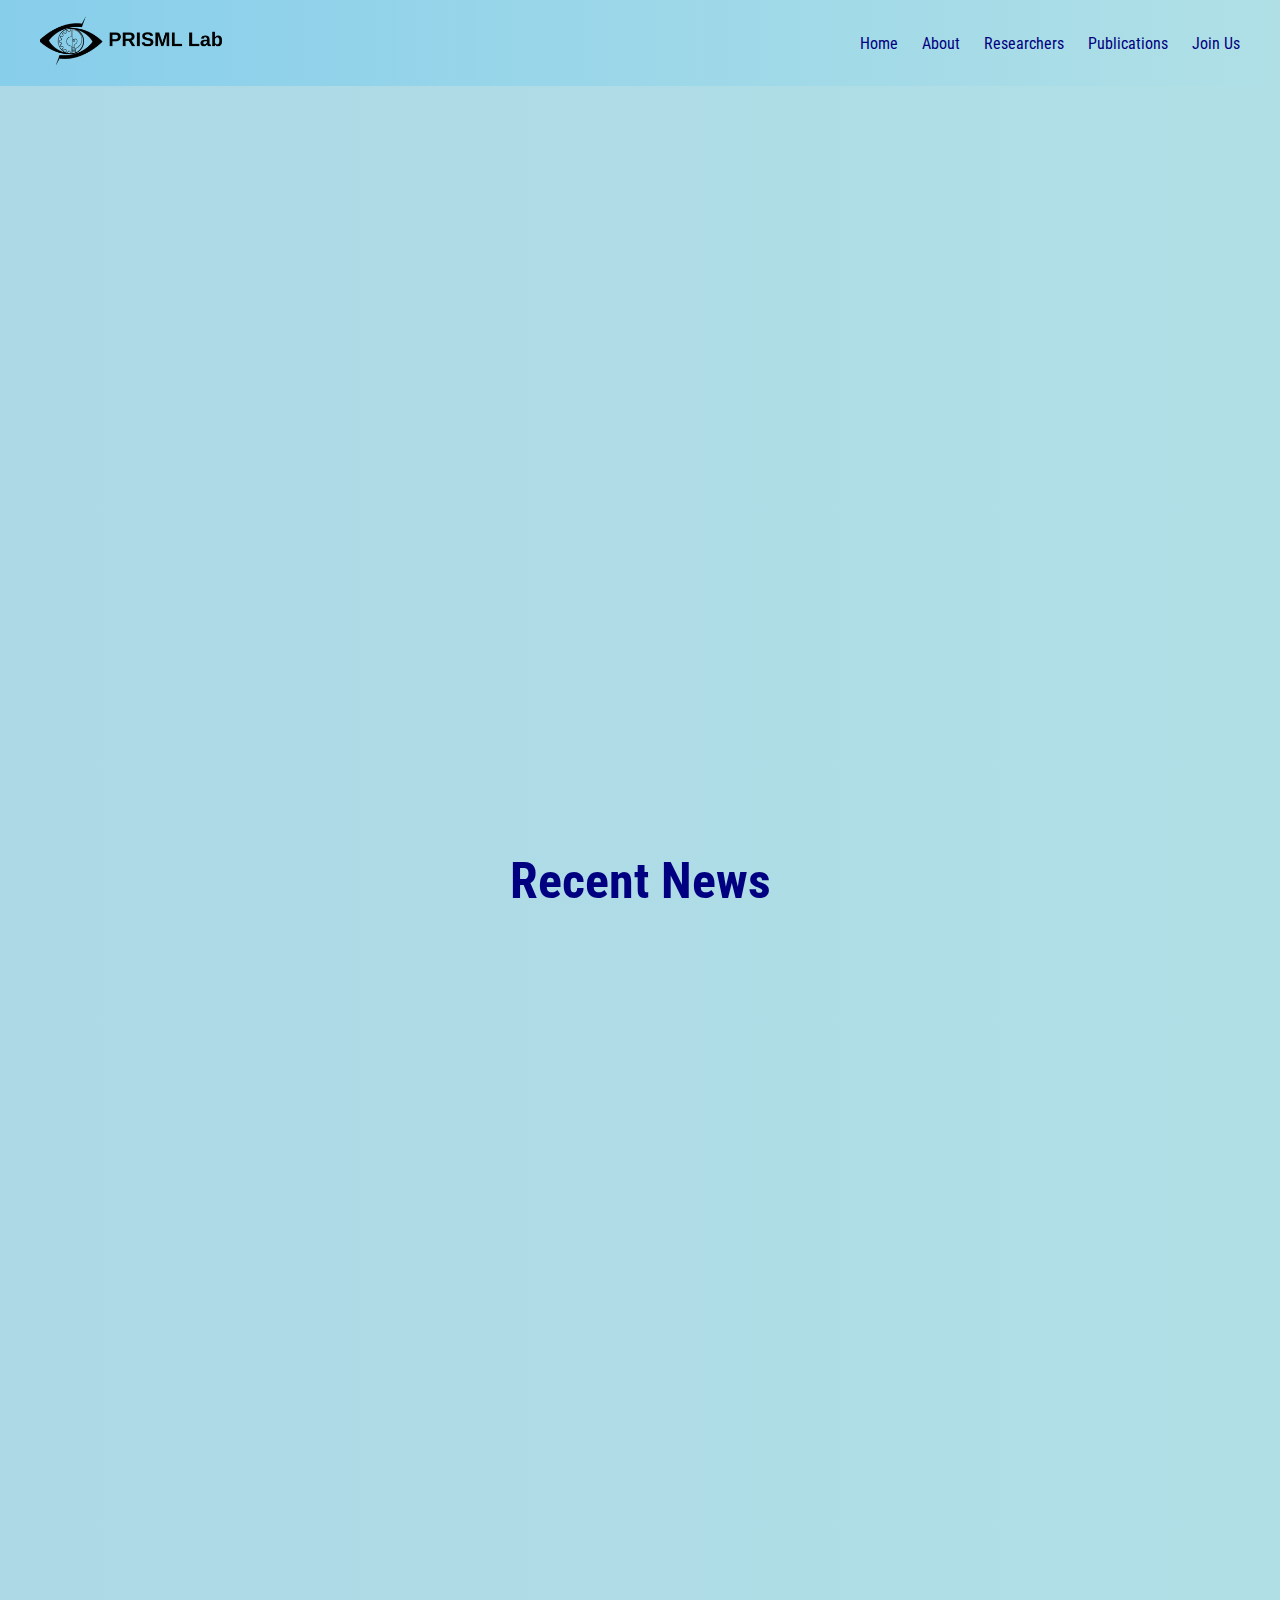
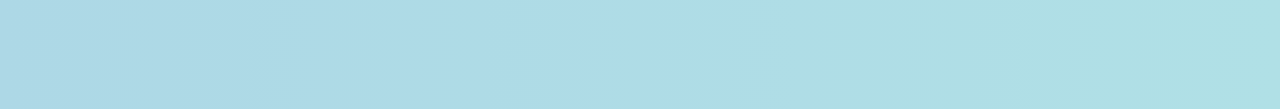
<file: index.html>
<!DOCTYPE html>
<html lang="en">
<head>
  <meta charset="UTF-8">
  <meta name="viewport" content="width=device-width, initial-scale=1.0">
  <title>PRISML Lab</title>
  <style>
    @import url('https://fonts.googleapis.com/css2?family=Roboto+Condensed:ital,wght@0,100..900;1,100..900&display=swap');
    </style>
    
  <link rel="stylesheet" href="./home/style.css">
  <link rel="stylesheet" href="https://cdnjs.cloudflare.com/ajax/libs/font-awesome/5.15.3/css/all.min.css">
</head>
<body>
  <header class="header">
    <div class="container">
      <div class="header-content">
        <a href="index.html" class="logo">
          <img src="./resources/logo.png" alt="PRISML Lab">
        </a>
        <nav class="main-nav">
          <ul>
            <li><a href="./index.html">Home</a></li>
            <li><a href="./about/index.html">About</a></li>
            <li><a href="./members/index.html">Researchers</a></li>
            <li><a href="./publications/index.html">Publications</a></li>
            <li><a href="./join/index.html">Join Us</a></li>
          </ul>
        </nav>
        <button class="mobile-toggle">
          <span class="icon-bar"></span>
          <span class="icon-bar"></span>
          <span class="icon-bar"></span>
        </button>
      </div>
    </div>
  </header>
  
  <nav class="side-nav">
    <ul>
      <li><a href="./index.html">Home</a></li>
      <li><a href="./about/index.html">About</a></li>
      <li><a href="./members/index.html">Researchers</a></li>
      <li><a href="./publications/index.html">Publications</a></li>
      <li><a href="./join/index.html">Join Us</a></li>
    </ul>
  </nav>

  
    <section class="banner">
      <div class="banner-content">
        <h1>Welcome to PRISML Lab</h1>
        <p>Perception and Research in Intelligent Systems and Machine Learning</p>
        <button class="btn">Learn More</button>
      </div>
    </section>

    <section class="recent-news">
      <div class="container">
        <h2 style="text-align: center; font-size: 50px; color: #000080;">Recent News</h2>
        <div class="news-grid">
          <!-- News articles will be dynamically rendered here -->
          
        </div>
      </div>
    </section>
  

  <footer class="footer">
    <div class="container">
      <div class="footer-content">
        <div class="footer-info">
          <p>Email: info@prismllab.com</p>
          <p>WhatsApp: +1 (123) 456-7890</p>
          <p>&copy; 2023 PRISML Lab. All rights reserved.</p>
        </div>
        <div class="social-icons">
          <a href="#" class="social-icon">
            <i class="fab fa-facebook-f"></i>
          </a>
          <a href="#" class="social-icon">
            <i class="fab fa-twitter"></i>
          </a>
          <a href="#" class="social-icon">
            <i class="fab fa-instagram"></i>
          </a>
          <a href="#" class="social-icon">
            <i class="fab fa-linkedin-in"></i>
          </a>
        </div>
      </div>
    </div>
  </footer>

  <script src="./home/script.js"></script>
</body>
</html>
</file>
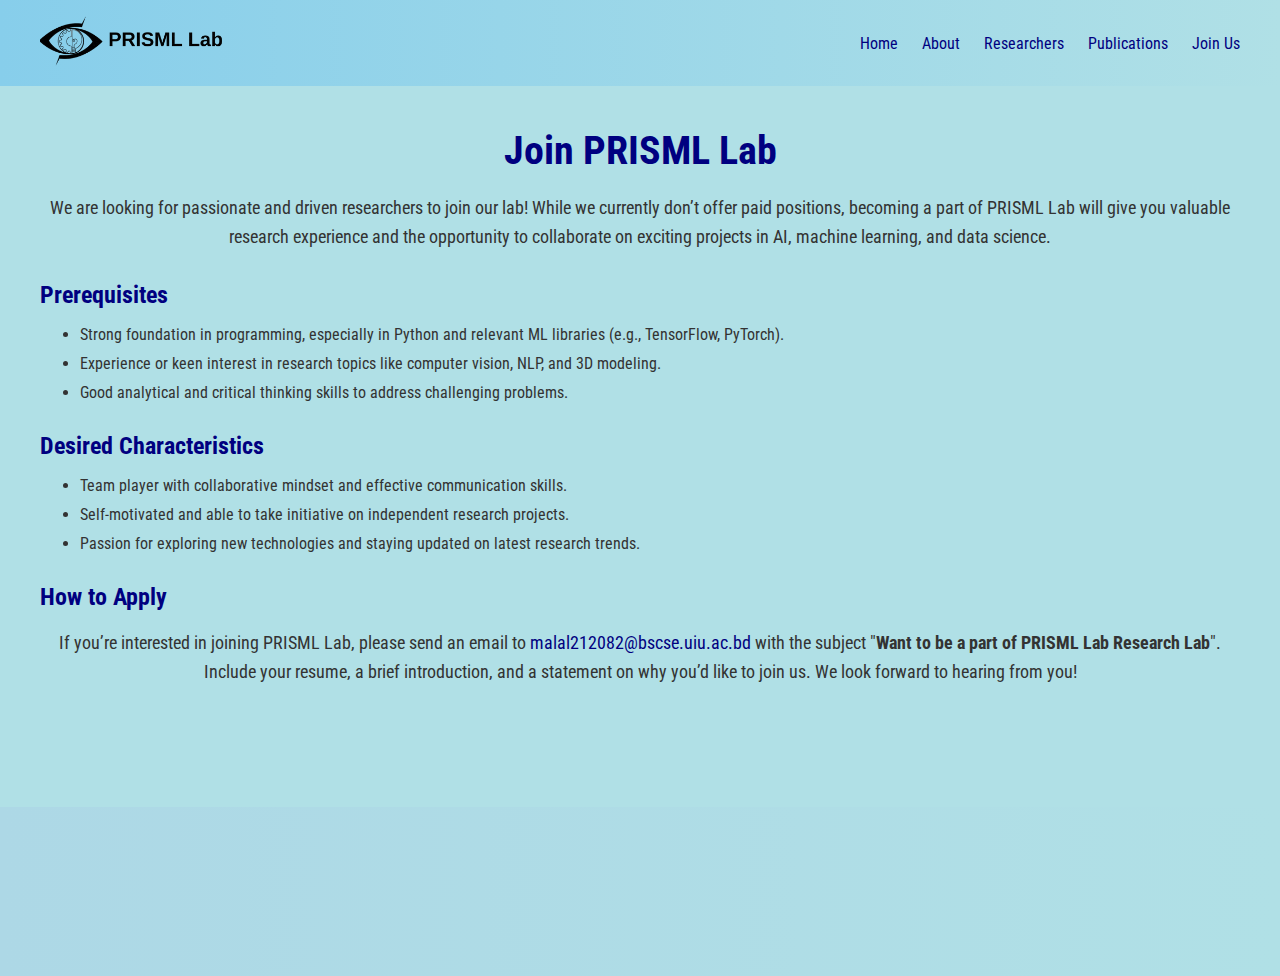
<file: join/index.html>
<!DOCTYPE html>
<html lang="en">
  <head>
    <meta charset="UTF-8">
    <meta name="viewport" content="width=device-width, initial-scale=1.0">
    <title>PRISML Lab</title>
    <style>
      @import url('https://fonts.googleapis.com/css2?family=Roboto+Condensed:ital,wght@0,100..900;1,100..900&display=swap');
      </style>
      
    <link rel="stylesheet" href="style.css">
    <link rel="stylesheet" href="https://cdnjs.cloudflare.com/ajax/libs/font-awesome/5.15.3/css/all.min.css">
  </head>
<body>
  <header class="header">
    <div class="container">
      <div class="header-content">
        <a href="../index.html" class="logo">
          <img src="../resources/logo.png" alt="PRISML Lab">
        </a>
        <nav class="main-nav">
          <ul>
            <li><a href="../index.html">Home</a></li>
            <li><a href="../about/index.html">About</a></li>
            <li><a href="../members/index.html">Researchers</a></li>
            <li><a href="../publications/index.html">Publications</a></li>
            <li><a href="./index.html">Join Us</a></li>
          </ul>
        </nav>
        <button class="mobile-toggle">
          <span class="icon-bar"></span>
          <span class="icon-bar"></span>
          <span class="icon-bar"></span>
        </button>
      </div>
    </div>
  </header>
  
  <nav class="side-nav">
    <ul>
      <li><a href="../index.html">Home</a></li>
      <li><a href="../about/index.html">About</a></li>
      <li><a href="../members/index.html">Researchers</a></li>
      <li><a href="../publications/index.html">Publications</a></li>
      <li><a href="./index.html">Join Us</a></li>
    </ul>
  </nav>

  <section class="join-us">
    <div class="container">
      <h1>Join PRISML Lab</h1>
      <p>We are looking for passionate and driven researchers to join our lab! While we currently don’t offer paid positions, becoming a part of PRISML Lab will give you valuable research experience and the opportunity to collaborate on exciting projects in AI, machine learning, and data science.</p>
      
      <h2>Prerequisites</h2>
      <ul>
        <li>Strong foundation in programming, especially in Python and relevant ML libraries (e.g., TensorFlow, PyTorch).</li>
        <li>Experience or keen interest in research topics like computer vision, NLP, and 3D modeling.</li>
        <li>Good analytical and critical thinking skills to address challenging problems.</li>
      </ul>

      <h2>Desired Characteristics</h2>
      <ul>
        <li>Team player with collaborative mindset and effective communication skills.</li>
        <li>Self-motivated and able to take initiative on independent research projects.</li>
        <li>Passion for exploring new technologies and staying updated on latest research trends.</li>
      </ul>

      <h2>How to Apply</h2>
      <p>If you’re interested in joining PRISML Lab, please send an email to <a href="mailto:malal212082@bscse.uiu.ac.bd">malal212082@bscse.uiu.ac.bd</a> with the subject "<strong>Want to be a part of PRISML Lab Research Lab</strong>". Include your resume, a brief introduction, and a statement on why you’d like to join us. We look forward to hearing from you!</p>
    </div>
  </section>

  <footer class="footer">
    <div class="container">
      <div class="footer-content">
        <div class="footer-info">
          <p>Email: info@prismllab.com</p>
          <p>WhatsApp: +1 (123) 456-7890</p>
          <p>&copy; 2023 PRISML Lab. All rights reserved.</p>
        </div>
        <div class="social-icons">
          <a href="#" class="social-icon">
            <i class="fab fa-facebook-f"></i>
          </a>
          <a href="#" class="social-icon">
            <i class="fab fa-twitter"></i>
          </a>
          <a href="#" class="social-icon">
            <i class="fab fa-instagram"></i>
          </a>
          <a href="#" class="social-icon">
            <i class="fab fa-linkedin-in"></i>
          </a>
        </div>
      </div>
    </div>
  </footer>

</body>
<script src="script.js"></script>
</html>
</file>
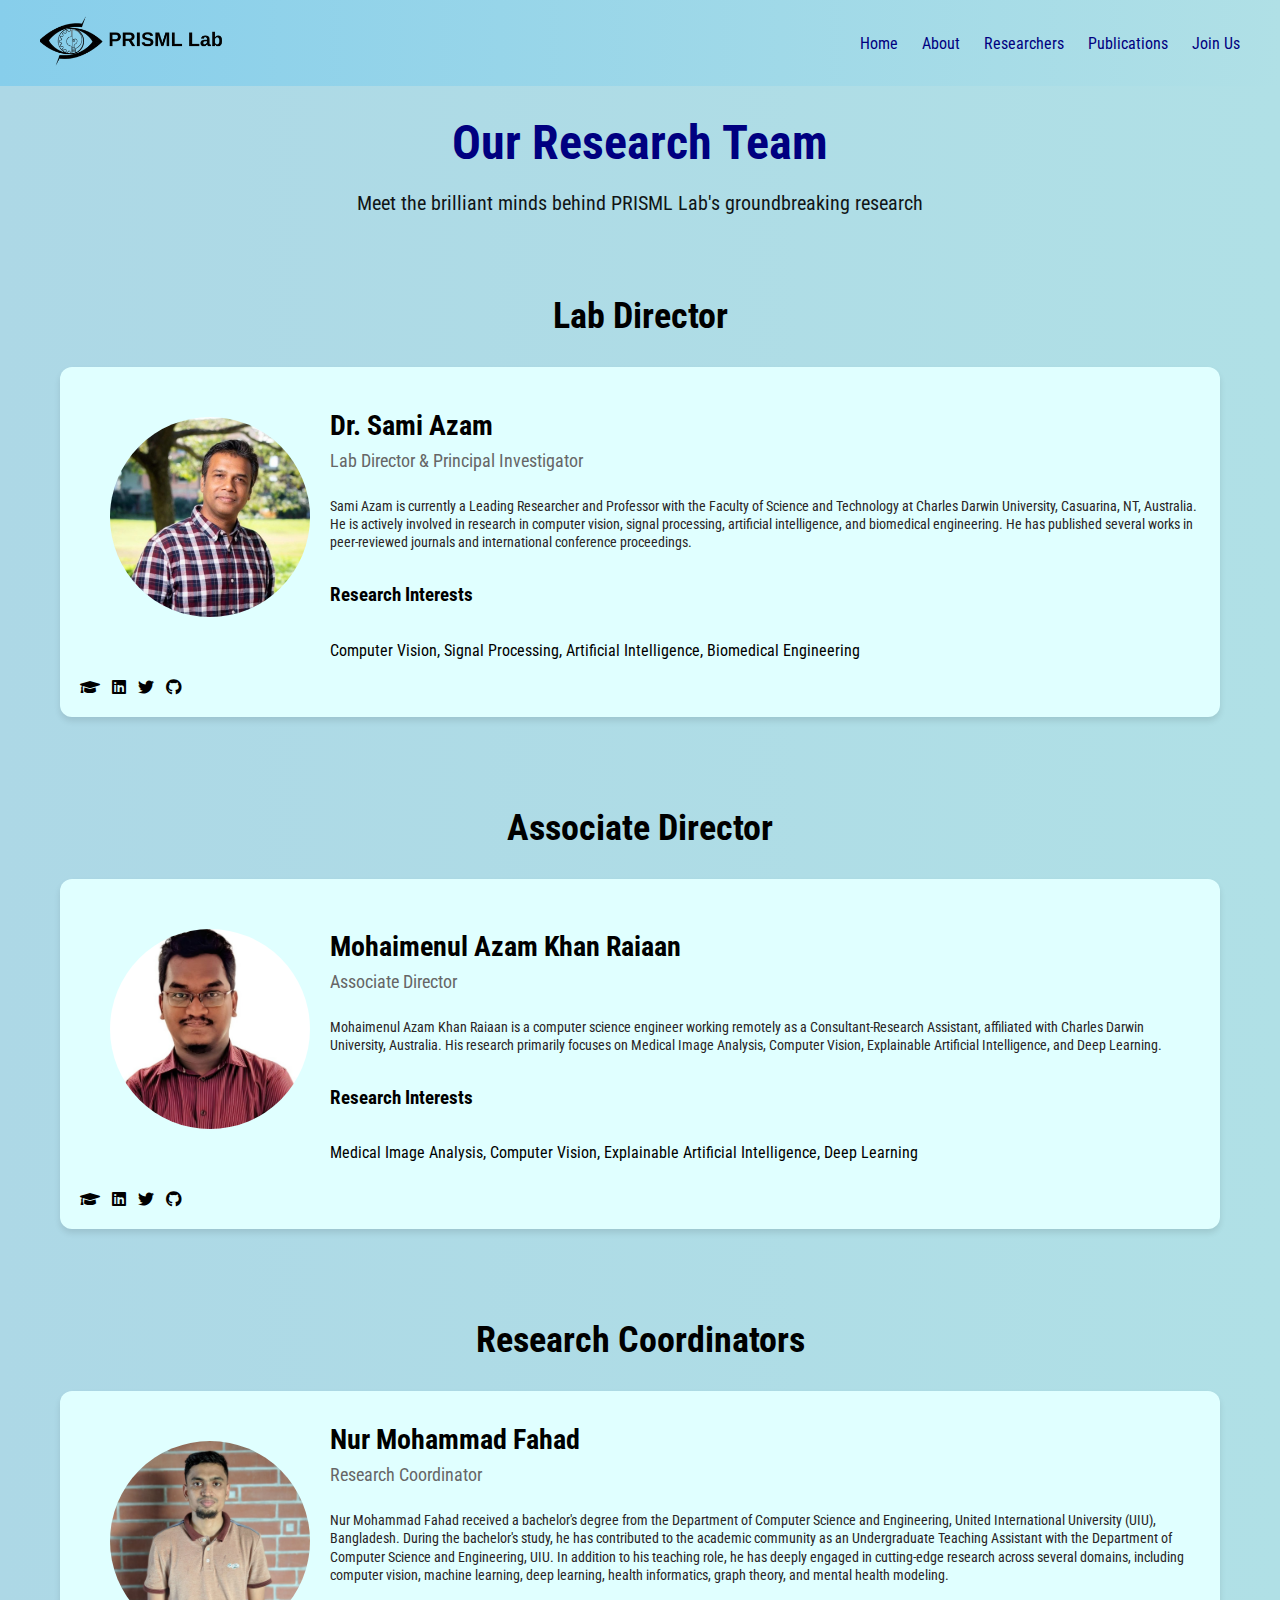
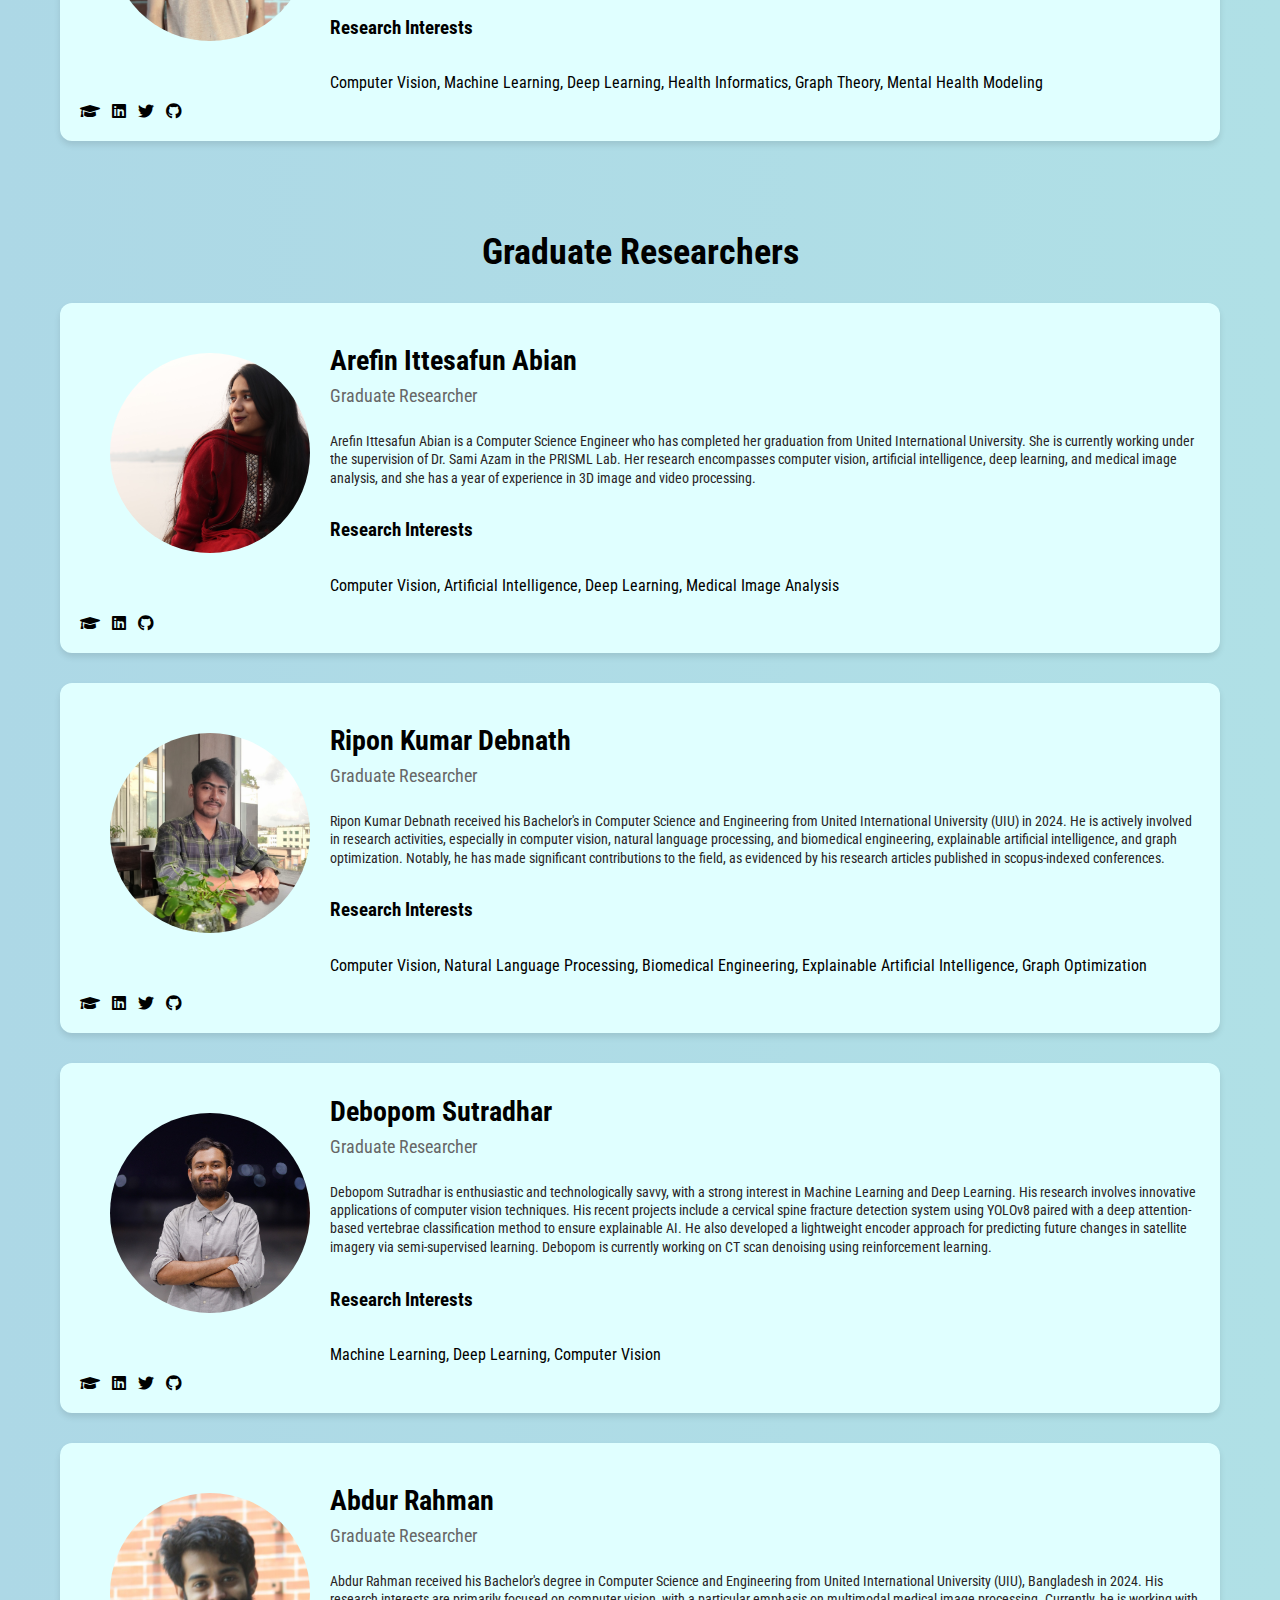
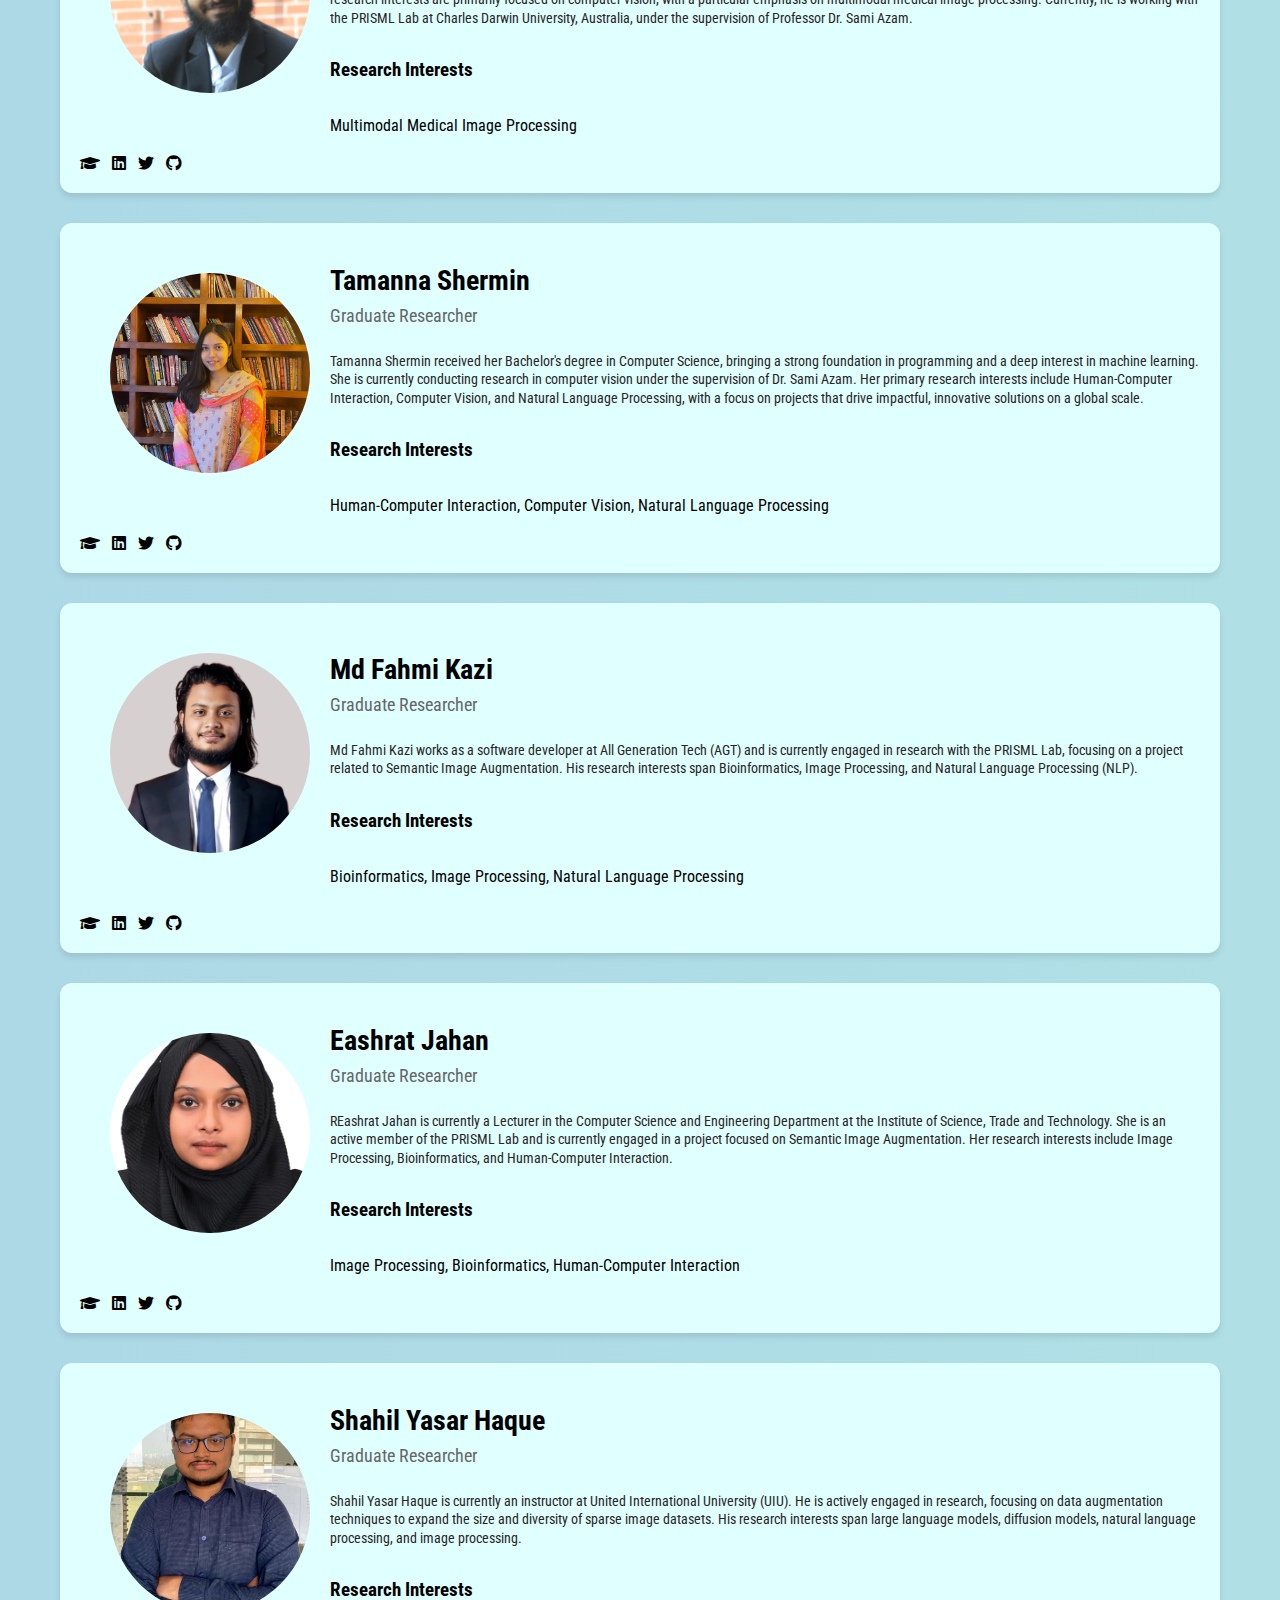
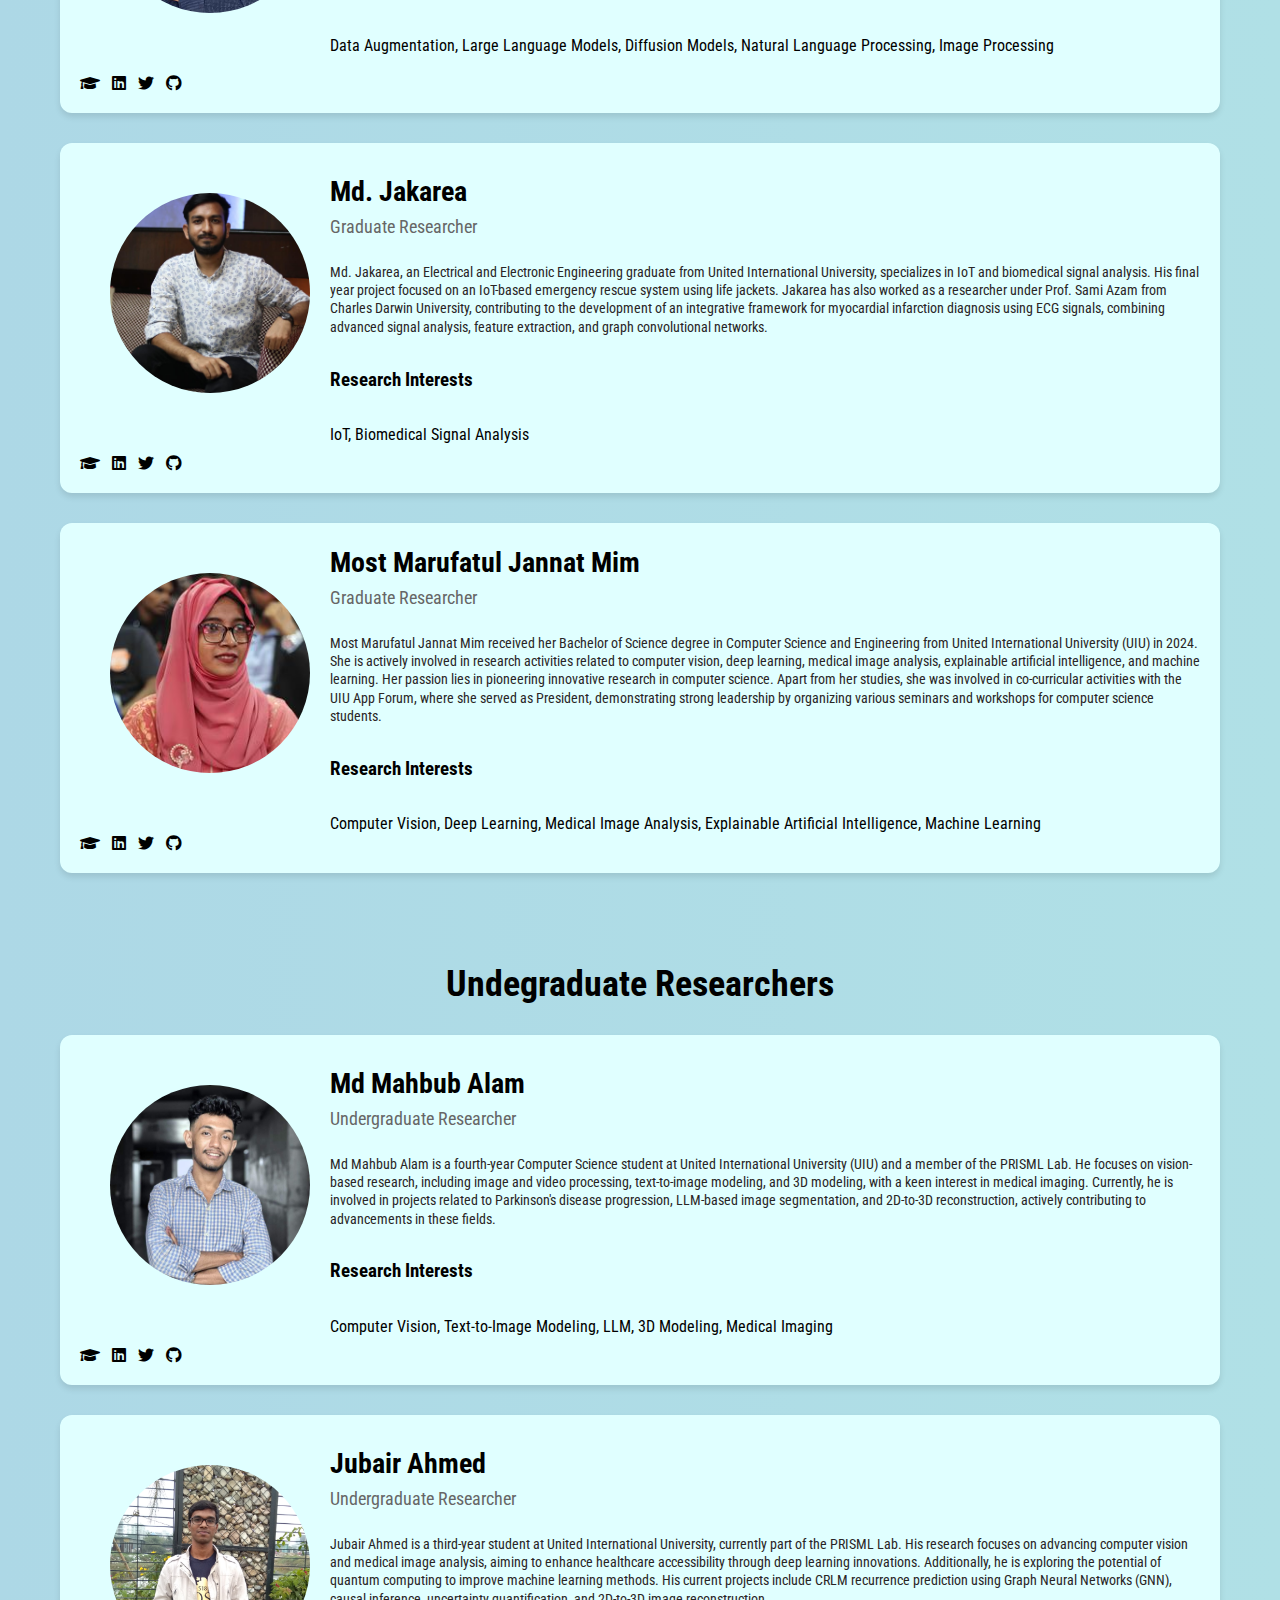
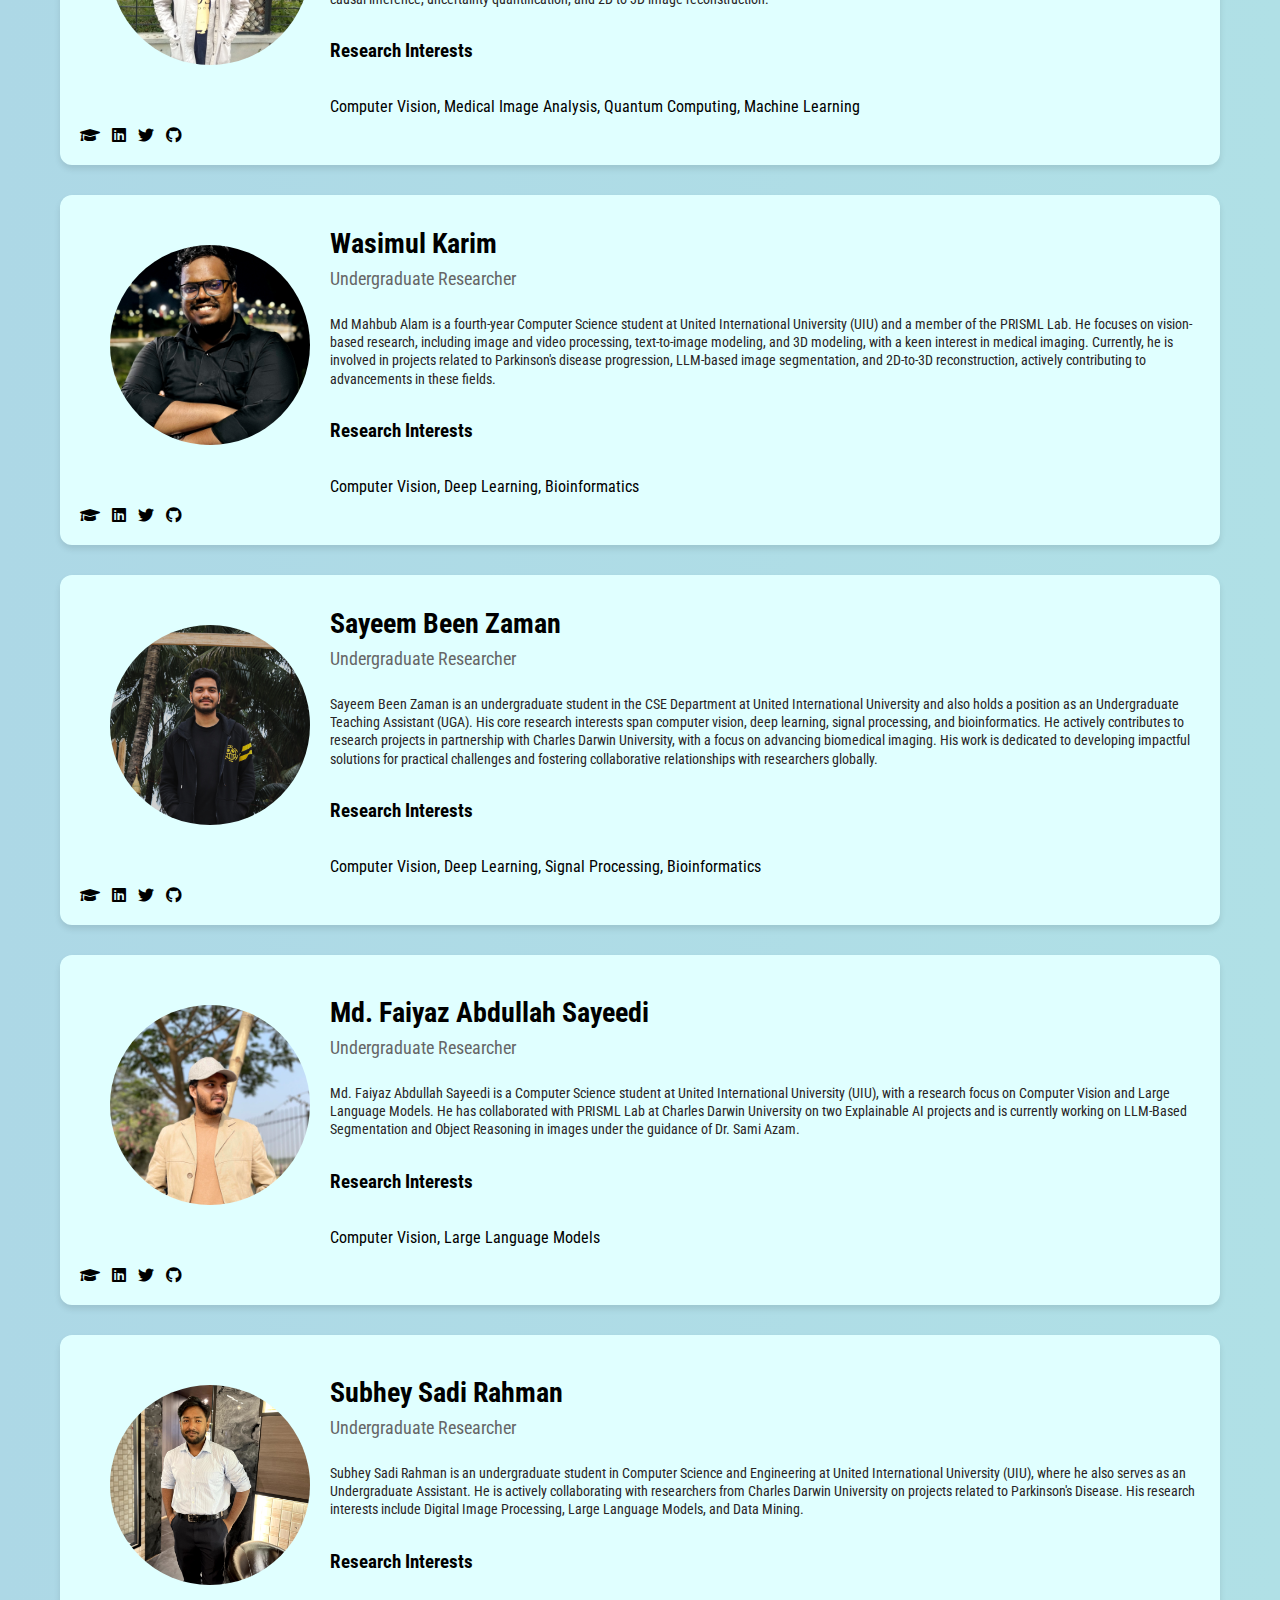
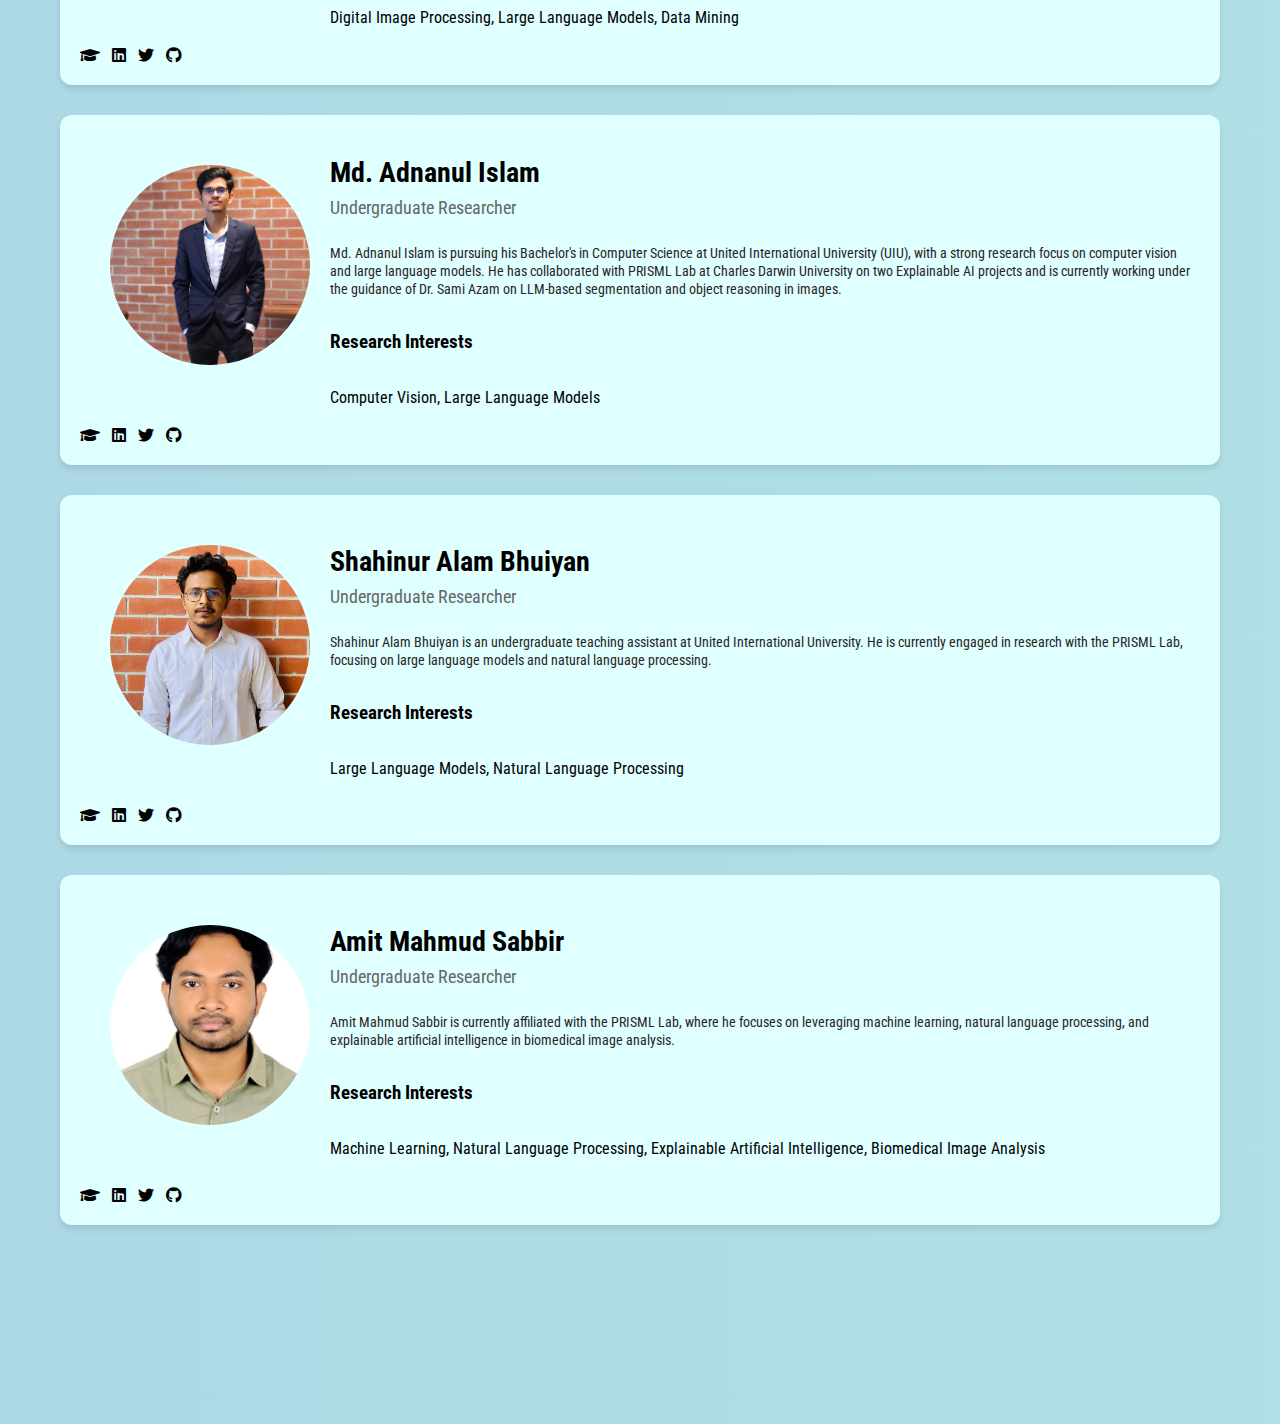
<file: members/index.html>
<!DOCTYPE html>
<html lang="en">
<head>
  <meta charset="UTF-8">
  <meta name="viewport" content="width=device-width, initial-scale=1.0">
  <title>Researchers - PRISML Lab</title>
  <style>
    @import url('https://fonts.googleapis.com/css2?family=Roboto+Condensed:ital,wght@0,100..900;1,100..900&display=swap');
  </style>
  <link rel="stylesheet" href="style.css">
  <link rel="stylesheet" href="https://cdnjs.cloudflare.com/ajax/libs/font-awesome/5.15.3/css/all.min.css">
</head>
<body>
  <header class="header">
    <div class="container">
      <div class="header-content">
        <a href="../index.html" class="logo">
          <img src="../resources/logo.png" alt="PRISML Lab">
        </a>
        <nav class="main-nav">
          <ul>
            <li><a href="../index.html">Home</a></li>
            <li><a href="../about/index.html">About</a></li>
            <li><a href="./index.html">Researchers</a></li>
            <li><a href="../publications/index.html">Publications</a></li>
            <li><a href="../join/index.html">Join Us</a></li>
          </ul>
        </nav>
        <button class="mobile-toggle">
          <span class="icon-bar"></span>
          <span class="icon-bar"></span>
          <span class="icon-bar"></span>
        </button>
      </div>
    </div>
  </header>

  <nav class="side-nav">
    <ul>
      <li><a href="../index.html">Home</a></li>
      <li><a href="../about/index.html">About</a></li>
      <li><a href="./index.html">Researchers</a></li>
      <li><a href="../publications/index.html">Publications</a></li>
      <li><a href="../join/index.html">Join Us</a></li>
    </ul>
  </nav>

  <main class="researchers-main">
    <section class="researchers-hero">
      <div class="container">
        <h1>Our Research Team</h1>
        <p>Meet the brilliant minds behind PRISML Lab's groundbreaking research</p>
      </div>
    </section>

    <section class="researchers-section">
      <div class="container">
        <h2>Lab Director</h2>
        <div class="researchers-grid" id="directors-grid">
          <!-- Directors will be loaded here -->
        </div>
      </div>
    </section>
    <section class="researchers-section">
      <div class="container">
        <h2>Associate Director</h2>
        <div class="researchers-grid" id="associate_director-grid">
          <!-- Directors will be loaded here -->
        </div>
      </div>
    </section>
    <section class="researchers-section">
      <div class="container">
        <h2>Research Coordinators</h2>
        <div class="researchers-grid" id="coordinators-grid">
          <!-- Directors will be loaded here -->
        </div>
      </div>
    </section>

    <section class="researchers-section">
      <div class="container">
        <h2>Graduate Researchers</h2>
        <div class="researchers-grid" id="graduate_researchers-grid">
          <!-- Research Scientists will be loaded here -->
        </div>
      </div>
    </section>

    <section class="researchers-section">
      <div class="container">
        <h2>Undegraduate Researchers</h2>
        <div class="researchers-grid" id="undergraduate_researchers-grid">
          <!-- Graduate Researchers will be loaded here -->
        </div>
      </div>
    </section>
  </main>

  <!-- Researcher Modal -->
  <div class="modal" id="researcher-modal">
    <div class="modal-content">
      <span class="close-modal">&times;</span>
      <div class="modal-body">
        <!-- Researcher details will be loaded here -->
      </div>
    </div>
  </div>

  <footer class="footer">
    <div class="container">
      <div class="footer-content">
        <div class="footer-info">
          <p>Email: info@prismllab.com</p>
          <p>WhatsApp: +1 (123) 456-7890</p>
          <p>&copy; 2023 PRISML Lab. All rights reserved.</p>
        </div>
        <div class="social-icons">
          <a href="#" class="social-icon">
            <i class="fab fa-facebook-f"></i>
          </a>
          <a href="#" class="social-icon">
            <i class="fab fa-twitter"></i>
          </a>
          <a href="#" class="social-icon">
            <i class="fab fa-instagram"></i>
          </a>
          <a href="#" class="social-icon">
            <i class="fab fa-linkedin-in"></i>
          </a>
        </div>
      </div>
    </div>
  </footer>

  <script src="script.js"></script>
</body>
</html>
</file>
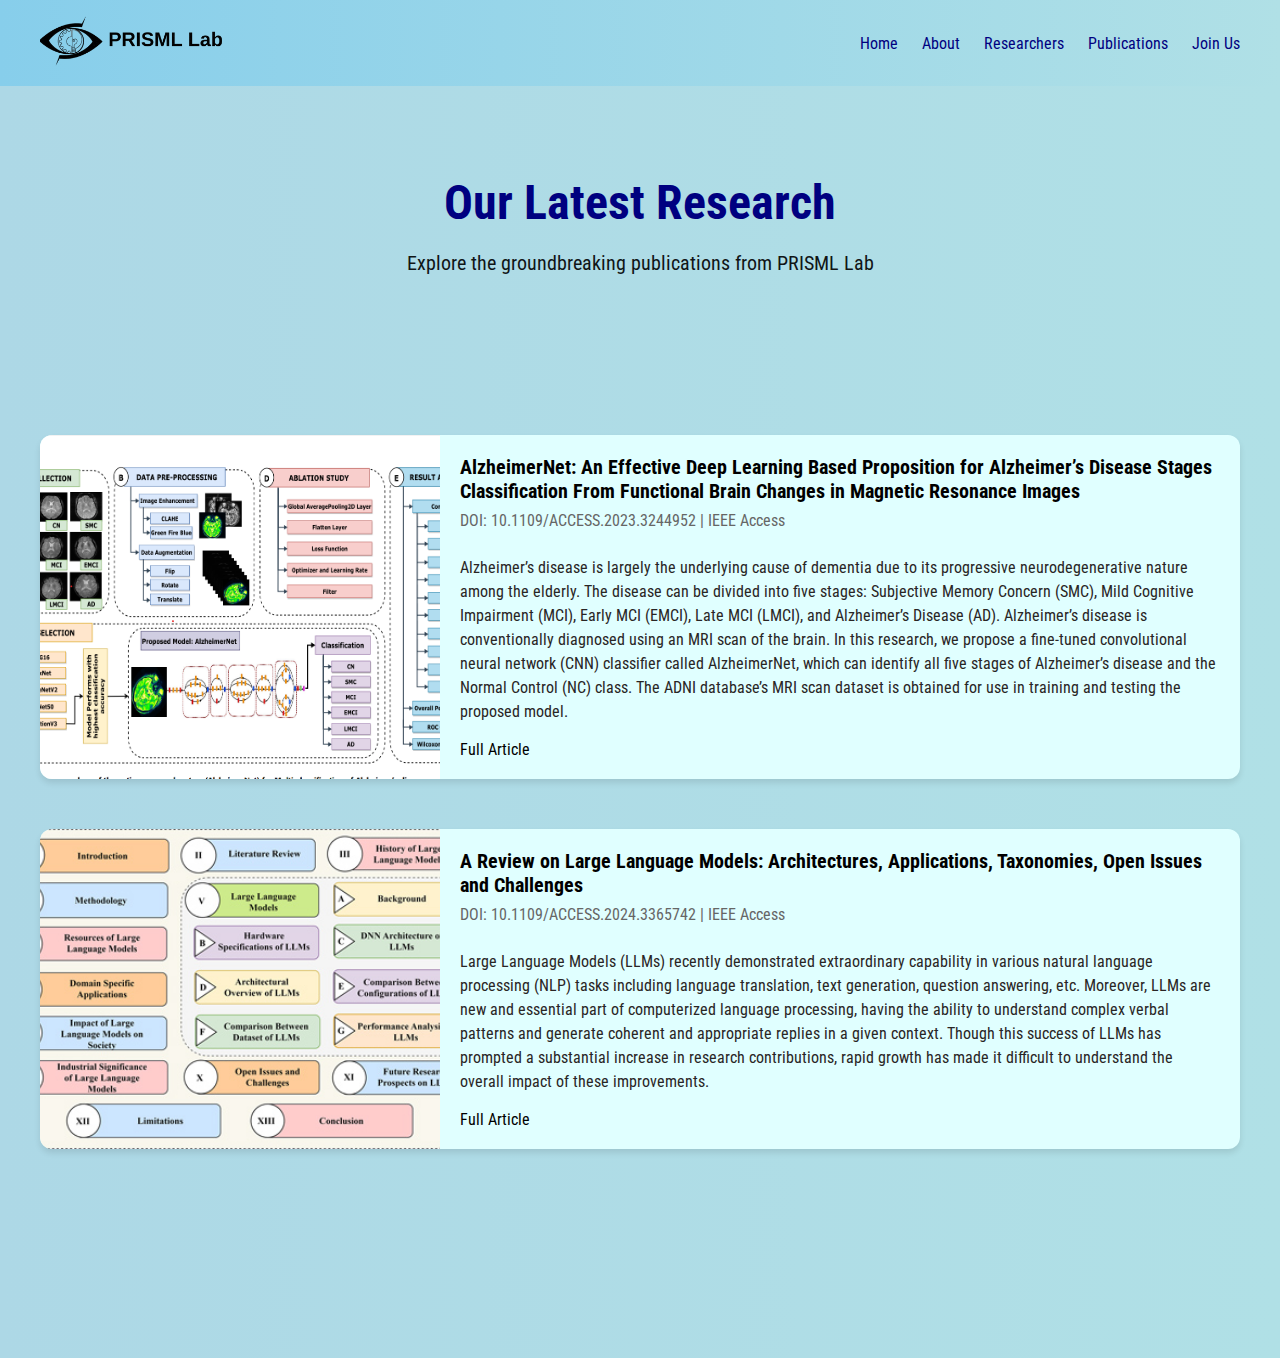
<file: publications/index.html>
<!DOCTYPE html>
<html lang="en">
<head>
  <meta charset="UTF-8">
  <meta name="viewport" content="width=device-width, initial-scale=1.0">
  <title>Publications - PRISML Lab</title>
  <style>
    @import url('https://fonts.googleapis.com/css2?family=Roboto+Condensed:ital,wght@0,100..900;1,100..900&display=swap');
  </style>
  <link rel="stylesheet" href="style.css">
  <link rel="stylesheet" href="https://cdnjs.cloudflare.com/ajax/libs/font-awesome/5.15.3/css/all.min.css">
</head>
<body>
  <header class="header">
    <div class="container">
      <div class="header-content">
        <a href="../index.html" class="logo">
          <img src="../resources/logo.png" alt="PRISML Lab">
        </a>
        <nav class="main-nav">
          <ul>
            <li><a href="../index.html">Home</a></li>
            <li><a href="../about/index.html">About</a></li>
            <li><a href="../members/index.html">Researchers</a></li>
            <li><a href="./index.html">Publications</a></li>
            <li><a href="../join/index.html">Join Us</a></li>
          </ul>
        </nav>
        <button class="mobile-toggle">
          <span class="icon-bar"></span>
          <span class="icon-bar"></span>
          <span class="icon-bar"></span>
        </button>
      </div>
    </div>
  </header>

  <nav class="side-nav">
    <ul>
      <li><a href="../index.html">Home</a></li>
      <li><a href="../about/index.html">About</a></li>
      <li><a href="../members/index.html">Researchers</a></li>
      <li><a href="./index.html">Publications</a></li>
      <li><a href="../join/index.html">Join Us</a></li>
    </ul>
  </nav>

  <main class="publications-main">
    <section class="publications-hero">
      <div class="container">
        <h1 style="color: #000080;">Our Latest Research</h1>
        <p>Explore the groundbreaking publications from PRISML Lab</p>
      </div>
    </section>
  
    <section class="publications-section">
      <div class="container">
        <div class="publications-grid" id="publications-grid">
          <!-- Publications will be loaded here -->
        </div>
      </div>
    </section>
  </main>

  <footer class="footer">
    <div class="container">
      <div class="footer-content">
        <div class="footer-info">
          <p>Email: info@prismllab.com</p>
          <p>WhatsApp: +1 (123) 456-7890</p>
          <p>&copy; 2023 PRISML Lab. All rights reserved.</p>
        </div>
        <div class="social-icons">
          <a href="#" class="social-icon">
            <i class="fab fa-facebook-f"></i>
          </a>
          <a href="#" class="social-icon">
            <i class="fab fa-twitter"></i>
          </a>
          <a href="#" class="social-icon">
            <i class="fab fa-instagram"></i>
          </a>
          <a href="#" class="social-icon">
            <i class="fab fa-linkedin-in"></i>
          </a>
        </div>
      </div>
    </div>
  </footer>

  <script src="script.js"></script>
</body>
</html>
</file>
<file: home/style.css>
/* Global Styles */
:root {
  --color-primary: #87CEEB;
  --color-secondary: #ADD8E6;
  --color-tertiary: #B0E0E6;
  --color-quaternary: #E0FFFF;
  --sidebar-width: 250px;
  --hover-color: rgb(230, 133, 77);
}

body {
  font-family: 'Roboto Condensed', Arial, sans-serif;
  margin: 0;
  padding: 0;
  background: linear-gradient(to right, var(--color-secondary), var(--color-tertiary));
}

.container {
  max-width: 1200px;
  margin: 0 auto;
  padding: 0 20px;
}

/* Header Styles */
.header {
  background: linear-gradient(to right, var(--color-primary), var(--color-tertiary));
  color: #000000;
  padding: 16px 0;
  position: fixed;
  top: 0;
  left: 0;
  width: 100%;
  z-index: 100;
}

.header-content {
  display: flex;
  justify-content: space-between;
  align-items: center;
}

.logo img {
  height: 50px;
}

/* Navigation Styles */
.main-nav {
  display: none;
}

.main-nav ul, .footer-nav ul {
  display: flex;
  list-style-type: none;
  margin: 0;
  padding: 0;
}

.main-nav li, .footer-nav li {
  margin-left: 24px;
}

.main-nav a, .footer-nav a {
  color: #000080;
  text-decoration: none;
  transition: color 0.3s ease;
}

.main-nav a:hover, .footer-nav a:hover {
  color: var(--hover-color);
}

.main-nav a {
  position: relative;
  overflow: hidden;
}

.main-nav a::after {
  content: '';
  position: absolute;
  bottom: -2px;
  left: 0;
  width: 0;
  height: 2px;
  background-color: var(--hover-color);
  transition: width 0.3s ease;
}

.main-nav a:hover::after {
  width: 100%;
}

/* Mobile Toggle */
.mobile-toggle {
  display: block;
  background-color: transparent;
  border: none;
  color: #000080;
  font-size: 24px;
  cursor: pointer;
}

.mobile-toggle .icon-bar {
  display: block;
  width: 25px;
  height: 3px;
  background-color: #000000;
  margin: 5px 0;
}

/* Side Navigation */
.side-nav {
  position: fixed;
  top: 0;
  left: -100%;
  width: var(--sidebar-width);
  height: 100vh;
  background-color: var(--color-quaternary);
  padding: 80px 20px 20px;
  transition: left 0.3s ease-in-out;
  z-index: 99;
  box-shadow: 2px 0 5px rgba(0, 0, 0, 0.2);
}

.side-nav.show {
  left: 0;
}

.side-nav ul {
  list-style-type: none;
  margin: 0;
  padding: 0;
}

.side-nav li {
  margin: 16px 0;
}

.side-nav a {
  color: #000000;
  text-decoration: none;
  transition: color 0.3s ease;
  display: block;
  padding: 8px 0;
}

.side-nav a:hover {
  color: var(--hover-color);
}

/* Banner */
.banner {
  position: relative;
  height: 750px;
  background-image: url('../resources/banner1.jpg');
  background-size: cover;
  background-position: center;
  color: #fff;
  display: flex;
  align-items: center;
  justify-content: left;
  padding-left: 5%;
  opacity: 0;
  animation: scaleIn 1.2s ease-out forwards;
}

.banner-content {
  position: relative;
  z-index: 1;
  text-align: center;
  max-width: 600px;
  padding: 0 20px;
  opacity: 0;
  animation: fadeInUp 1s ease-out 0.3s forwards;
}

.banner h1 {
  font-size: 36px;
  font-weight: bold;
  margin-bottom: 16px;
  opacity: 0;
  animation: fadeInLeft 0.8s ease-out 0.5s forwards;
}

.banner p {
  font-size: 18px;
  margin-bottom: 24px;
  opacity: 0;
  animation: fadeInRight 0.8s ease-out 0.7s forwards;
}

/* Button Styles */
.btn {
  color: var(--color-primary);
  border: none;
  font-size: 16px;
  border-radius: 4px;
  cursor: pointer;
  transition: all 0.3s ease;
  opacity: 0;
  animation: fadeInUp 0.8s ease-out 0.9s forwards;
}

.btn:hover {
  color: var(--hover-color);
  transform: translateY(-3px);
}

/* News Section Styles */
.recent-news {
  padding: 60px 0;
}

.news-grid {
  display: flex;
  flex-direction: column;
  gap: 16px;
  max-width: 1000px;
  margin: 0 auto;
}

.news-article {
  background-color: var(--color-quaternary);
  border-radius: 8px;
  box-shadow: 0 4px 6px rgba(0, 0, 0, 0.1);
  overflow: hidden;
  opacity: 0;
  animation: fadeInUp 0.8s ease-out forwards;
  transition: transform 0.3s ease, box-shadow 0.3s ease;
  display: flex;
  align-items: center;
  padding: 16px 24px;
}

.news-article:hover {
  transform: translateY(-3px);
  box-shadow: 0 8px 18px rgba(0, 0, 0, 0.15);
}

.news-article .date {
  min-width: 100px;
  font-size: 14px;
  color: #666;
  margin-right: 24px;
}

.news-article .content {
  flex: 1;
  padding: 0;
}

.news-article h3 {
  font-size: 18px;
  font-weight: bold;
  margin: 0 0 8px 0;
}

.news-article p {
  font-size: 14px;
  color: #666;
  margin: 0;
}

/* Stagger Animations */
.news-article:nth-child(1) { animation-delay: 0.2s; }
.news-article:nth-child(2) { animation-delay: 0.4s; }
.news-article:nth-child(3) { animation-delay: 0.6s; }
.news-article:nth-child(4) { animation-delay: 0.8s; }

/* Media Queries */
@media (max-width: 768px) {
  .news-article {
    flex-direction: column;
    align-items: flex-start;
  }
  
  .news-article .date {
    margin-bottom: 8px;
  }
}
/* Footer */
.footer {
  background-color: var(--color-primary);
  color: #000000;
  padding: 24px 0;
  opacity: 0;
  animation: fadeInUp 0.8s ease-out forwards;
}

.footer-content {
  display: flex;
  justify-content: space-between;
  align-items: center;
}

.footer-info {
  flex: 1;
}


/* Social Icons */
.social-icons {
  display: flex;
  gap: 12px;
}

.social-icon {
  display: inline-flex;
  justify-content: center;
  align-items: center;
  width: 36px;
  height: 36px;
  background-color: #000000;
  color: var(--color-primary);
  border-radius: 50%;
  text-decoration: none;
  transition: all 0.3s ease;
  opacity: 0;
  animation: scaleIn 0.5s ease-out forwards;
}

.social-icon:hover {
  background-color: var(--hover-color);
  color: #000000;
}

.social-icon i {
  font-size: 18px;
}

/* Animation Keyframes */
@keyframes fadeInUp {
  from {
    opacity: 0;
    transform: translateY(30px);
  }
  to {
    opacity: 1;
    transform: translateY(0);
  }
}

@keyframes fadeInLeft {
  from {
    opacity: 0;
    transform: translateX(-30px);
  }
  to {
    opacity: 1;
    transform: translateX(0);
  }
}

@keyframes fadeInRight {
  from {
    opacity: 0;
    transform: translateX(30px);
  }
  to {
    opacity: 1;
    transform: translateX(0);
  }
}

@keyframes scaleIn {
  from {
    opacity: 0;
    transform: scale(0.9);
  }
  to {
    opacity: 1;
    transform: scale(1);
  }
}

/* Loading States */
.loading-placeholder {
  background: linear-gradient(
    90deg,
    var(--color-quaternary) 0%,
    var(--color-tertiary) 50%,
    var(--color-quaternary) 100%
  );
  background-size: 200% 100%;
  animation: loadingPulse 1.5s infinite;
}

@keyframes loadingPulse {
  0% {
    background-position: 200% 0;
  }
  100% {
    background-position: -200% 0;
  }
}

/* Stagger Animations */
.news-article:nth-child(1) { animation-delay: 0.2s; }
.news-article:nth-child(2) { animation-delay: 0.4s; }
.news-article:nth-child(3) { animation-delay: 0.6s; }
.news-article:nth-child(4) { animation-delay: 0.8s; }
.news-article:nth-child(5) { animation-delay: 1.0s; }

.social-icons a:nth-child(1) { animation-delay: 1.1s; }
.social-icons a:nth-child(2) { animation-delay: 1.2s; }
.social-icons a:nth-child(3) { animation-delay: 1.3s; }
.social-icons a:nth-child(4) { animation-delay: 1.4s; }

/* Media Queries */
@media (min-width: 768px) {
  .mobile-toggle {
    display: none;
  }

  .main-nav {
    display: block;
  }

  .side-nav {
    display: none;
  }
}

/* Accessibility */
@media (prefers-reduced-motion: reduce) {
  .banner,
  .banner-content,
  .banner h1,
  .banner p,
  .banner .btn,
  .news-article,
  .footer,
  .social-icons a {
    animation: none;
    opacity: 1;
  }
  
  .loading-placeholder {
    animation: none;
  }
  
  .banner .btn:hover,
  .news-article:hover {
    transform: none;
  }
}
</file>
<file: join/style.css>
@import url('../home/style.css');

.join-us {
  padding: 100px 20px;
  background: var(--color-tertiary);
  color: #333;
}

.join-us h1 {
  font-size: 40px;
  font-weight: bolder;
  color: #000080;
  margin-bottom: 20px;
  text-align: center;
}

.join-us p {
  font-size: 18px;
  line-height: 1.6;
  margin-bottom: 20px;
  text-align: center;
}

.join-us h2 {
  font-size: 24px;
  color: #000080;
  margin-top: 30px;
  margin-bottom: 15px;
}

.join-us ul {
  list-style: disc;
  padding-left: 40px;
  font-size: 16px;
  color: #333;
}

.join-us ul li {
  margin-bottom: 10px;
}

.join-us a {
  color: #000080;
  text-decoration: none;
}

.join-us a:hover {
  color: var(--hover-color);
  text-decoration: underline;
}
</file>
<file: members/style.css>
/* Import existing styles */
@import url('../home/style.css');

/* Researchers Page Specific Styles */
.researchers-main {
  padding-top: 82px;
  min-height: calc(100vh - 200px);
}

.researchers-hero {
  padding: 0px 0;
  text-align: center;
  color: #000000;
  margin-bottom: 5px;
}

.researchers-hero h1 {
  color: #000080;
  font-size: 48px;
  margin-bottom: 0px;
  animation: fadeInDown 0.8s ease-out;
}

.researchers-hero p {
  font-size: 20px;
  opacity: 0.9;
  animation: fadeInUp 0.8s ease-out;
}

.researchers-section {
  padding: 30px 0;
}

.researchers-section h2 {
  text-align: center;
  margin-bottom: 30px;
  font-size: 36px;
  color: #000000;
}

/* Updated Researcher Card Styles */
.researchers-grid {
  display: grid;
  grid-template-columns: repeat(auto-fill, minmax(600px, 1fr));
  gap: 30px;
  padding: 0 20px;
}

.researcher-card {
  background: var(--color-quaternary);
  border-radius: 12px;
  overflow: hidden;
  box-shadow: 0 4px 6px rgba(0, 0, 0, 0.1);
  transition: transform 0.3s ease, box-shadow 0.3s ease;
  cursor: pointer;
  animation: fadeInUp 0.8s ease-out;
  display: grid;
  grid-template-columns: 250px 1fr;
  height: 350px;
}

.researcher-card:hover {
  transform: translateY(-5px);
  box-shadow: 0 8px 15px rgba(0, 0, 0, 0.2);
}

.researcher-image-container {
  width: 200px;
  height: 200px;
  margin: 30px;
  position: relative;
  overflow: hidden;
  align-items: center;
  justify-content: center;
  border-radius: 50%;
}

.researcher-image {
  width: 100%;
  height: 100%;
  object-fit: cover;
}

.researcher-info {
  padding: 20px;
  display: flex;
  flex-direction: column;
  justify-content: center;
}

.researcher-content {
  padding: 20px;
  display: flex;
  flex-direction: column;
  justify-content: center;
}

.researcher-name {
  font-size: 28px;
  margin: 0 0 8px;
  color: #000000;
}

.researcher-title {
  font-size: 18px;
  color: #666;
  margin: 0 0 16px;
}

.researcher-description {
  color: #292525;
  font-size: 14px;
  line-height: 1.3;
  margin-top: 10px;
  overflow: hidden;
}

.researcher-social {
  display: flex;
  gap: 12px;
  margin-top: auto;
}

.researcher-social a {
  color: #000000;
  transition: color 0.3s ease;
}

.researcher-social a:hover {
  color: var(--hover-color);
}

/* Modal Styles */
.modal {
  display: none;
  position: fixed;
  top: 0;
  left: 0;
  width: 100%;
  height: 100%;
  background: rgba(0, 0, 0, 0.5);
  z-index: 1000;
}

.modal-content {
  position: relative;
  background: var(--color-quaternary);
  margin: 110px auto;
  padding: 20px;
  width: 90%;
  max-width: 800px;
  border-radius: 12px;
  animation: slideInUp 0.3s ease-out;
  max-height: calc(100vh - 140px);
  overflow-y: auto;
}

.close-modal {
  position: absolute;
  right: 20px;
  top: 20px;
  font-size: 28px;
  cursor: pointer;
  color: #000000;
  transition: color 0.3s ease;
}

.close-modal:hover {
  color: var(--hover-color);
}

.modal-body {
  display: grid;
  grid-template-columns: 300px 1fr;
  gap: 30px;
  padding: 20px;
}

/* Mobile Responsive Styles */
@media (max-width: 768px) {
  .researchers-grid {
    grid-template-columns: 1fr;
    gap: 20px;
    padding: 0 15px;
  }

  .researcher-card {
    grid-template-columns: 1fr;
    height: auto;
    min-height: 450px;
  }

  .researcher-info {
    padding: 20px 20px 0 20px;
    align-items: center;
  }

  .researcher-image-container {
    width: 180px;
    height: 180px;
    margin: 0 auto 20px auto;
  }

  .researcher-content {
    text-align: center;
    padding: 0 20px 20px 20px;
  }

  .researcher-social {
    justify-content: center;
    margin: 15px 0;
  }

  /* Modal Mobile Styles */
  .modal-content {
    margin: 60px auto;
    padding: 15px;
    width: 95%;
    max-height: calc(100vh - 80px);
  }

  .modal-body {
    grid-template-columns: 1fr;
    gap: 20px;
    padding: 15px;
  }

  .modal-body .researcher-image-container {
    margin: 0 auto;
    width: 200px;
    height: 200px;
  }

  .modal-body .researcher-details {
    text-align: center;
  }

  .modal-body .researcher-details ul {
    padding-left: 20px;
    text-align: left;
  }

  .researchers-hero h1 {
    font-size: 36px;
  }
  
  .researchers-hero p {
    font-size: 18px;
  }
}

/* Animations */
@keyframes fadeInDown {
  from {
    opacity: 0;
    transform: translateY(-30px);
  }
  to {
    opacity: 1;
    transform: translateY(0);
  }
}

@keyframes fadeInUp {
  from {
    opacity: 0;
    transform: translateY(30px);
  }
  to {
    opacity: 1;
    transform: translateY(0);
  }
}

@keyframes slideInUp {
  from {
    opacity: 0;
    transform: translateY(100px);
  }
  to {
    opacity: 1;
    transform: translateY(0);
  }
}
</file>
<file: publications/style.css>
/* Import existing styles */
@import url('../home/style.css');

/* Publications Page Specific Styles */
.publications-main {
    padding-top: 82px;
    min-height: calc(100vh - 200px);
  }
  
  .publications-hero {
    padding: 60px 0;
    text-align: center;
    color: #000000;
    margin-bottom: 40px;
  }
  
  .publications-hero h1 {
    font-size: 48px;
    margin-bottom: 16px;
    animation: fadeInDown 0.8s ease-out;
  }
  
  .publications-hero p {
    font-size: 20px;
    opacity: 0.9;
    animation: fadeInUp 0.8s ease-out;
  }
  
  .publications-section {
    padding: 40px 0;
  }
  .publications-section div{
    max-width: 1400px;
  }
  .publications-grid {
    display: grid;
    grid-template-columns: repeat(auto-fill, minmax(800px, 1fr));
    gap: 50px;
    padding: 0 20px;
  }
  
  .publication-card {
    background: var(--color-quaternary);
    border-radius: 12px;
    overflow: hidden;
    box-shadow: 0 4px 6px rgba(0, 0, 0, 0.1);
    transition: transform 0.3s ease, box-shadow 0.3s ease;
    cursor: pointer;
    animation: fadeInUp 0.8s ease-out;
    display: grid;
    grid-template-columns: 400px 1fr;
  }
  
  .publication-card:hover {
    transform: translateY(-5px);
    box-shadow: 0 8px 15px rgba(0, 0, 0, 0.2);
  }
  
  .publication-thumbnail {
    width: 100%;
    height: 100%;
    object-fit: cover;
  }
  
  .publication-info {
    padding: 20px;
    display: flex;
    flex-direction: column;
    justify-content: space-between;
  }
  
  .publication-title {
    font-size: 20px;
    margin: 0 0 8px;
    color: #000000;
  }
  
  .publication-details {
    font-size: 16px;
    color: #666;
    margin: 0 0 16px;
  }
  
  .publication-abstract {
    color: #292525;
    font-size: 16px;
    line-height: 1.5;
    margin-top: 10px;
  }
  
  .publication-link {
    margin-top: auto;
    color: var(--color-secondary);
    color: #000000;
    text-decoration: none;
    transition: background 0.3s ease;
  }
  
  .publication-link:hover {
    color: var(--hover-color);
  }
  
  @media (max-width: 768px) {
    .publications-grid {
      grid-template-columns: 1fr;
    }
  
    .publication-card {
      grid-template-columns: 1fr;
    }
  
    .publication-thumbnail {
      height: 250px;
    }
  }
  
  /* Animations */
  @keyframes fadeInDown {
    from {
      opacity: 0;
      transform: translateY(-30px);
    }
    to {
      opacity: 1;
      transform: translateY(0);
    }
  }
  
  @keyframes fadeInUp {
    from {
      opacity: 0;
      transform: translateY(30px);
    }
    to {
      opacity: 1;
      transform: translateY(0);
    }
  }
</file>
